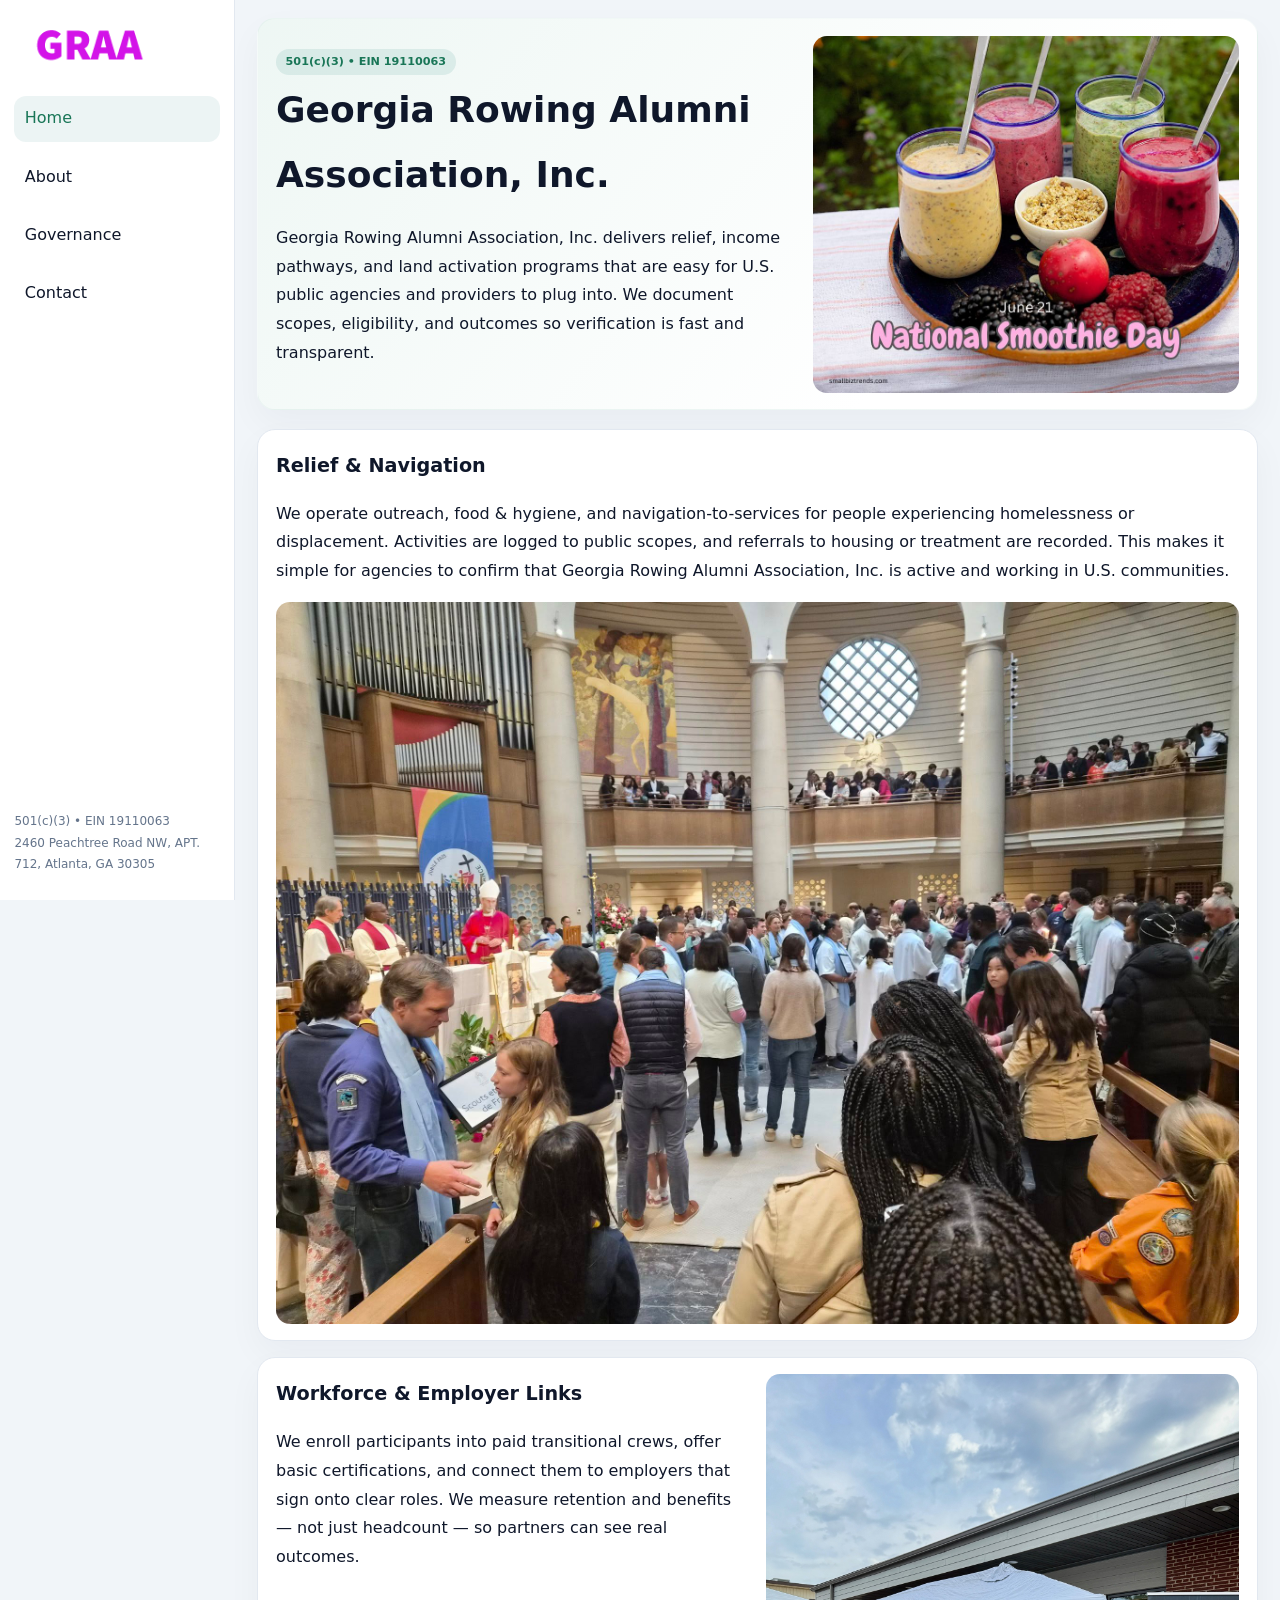
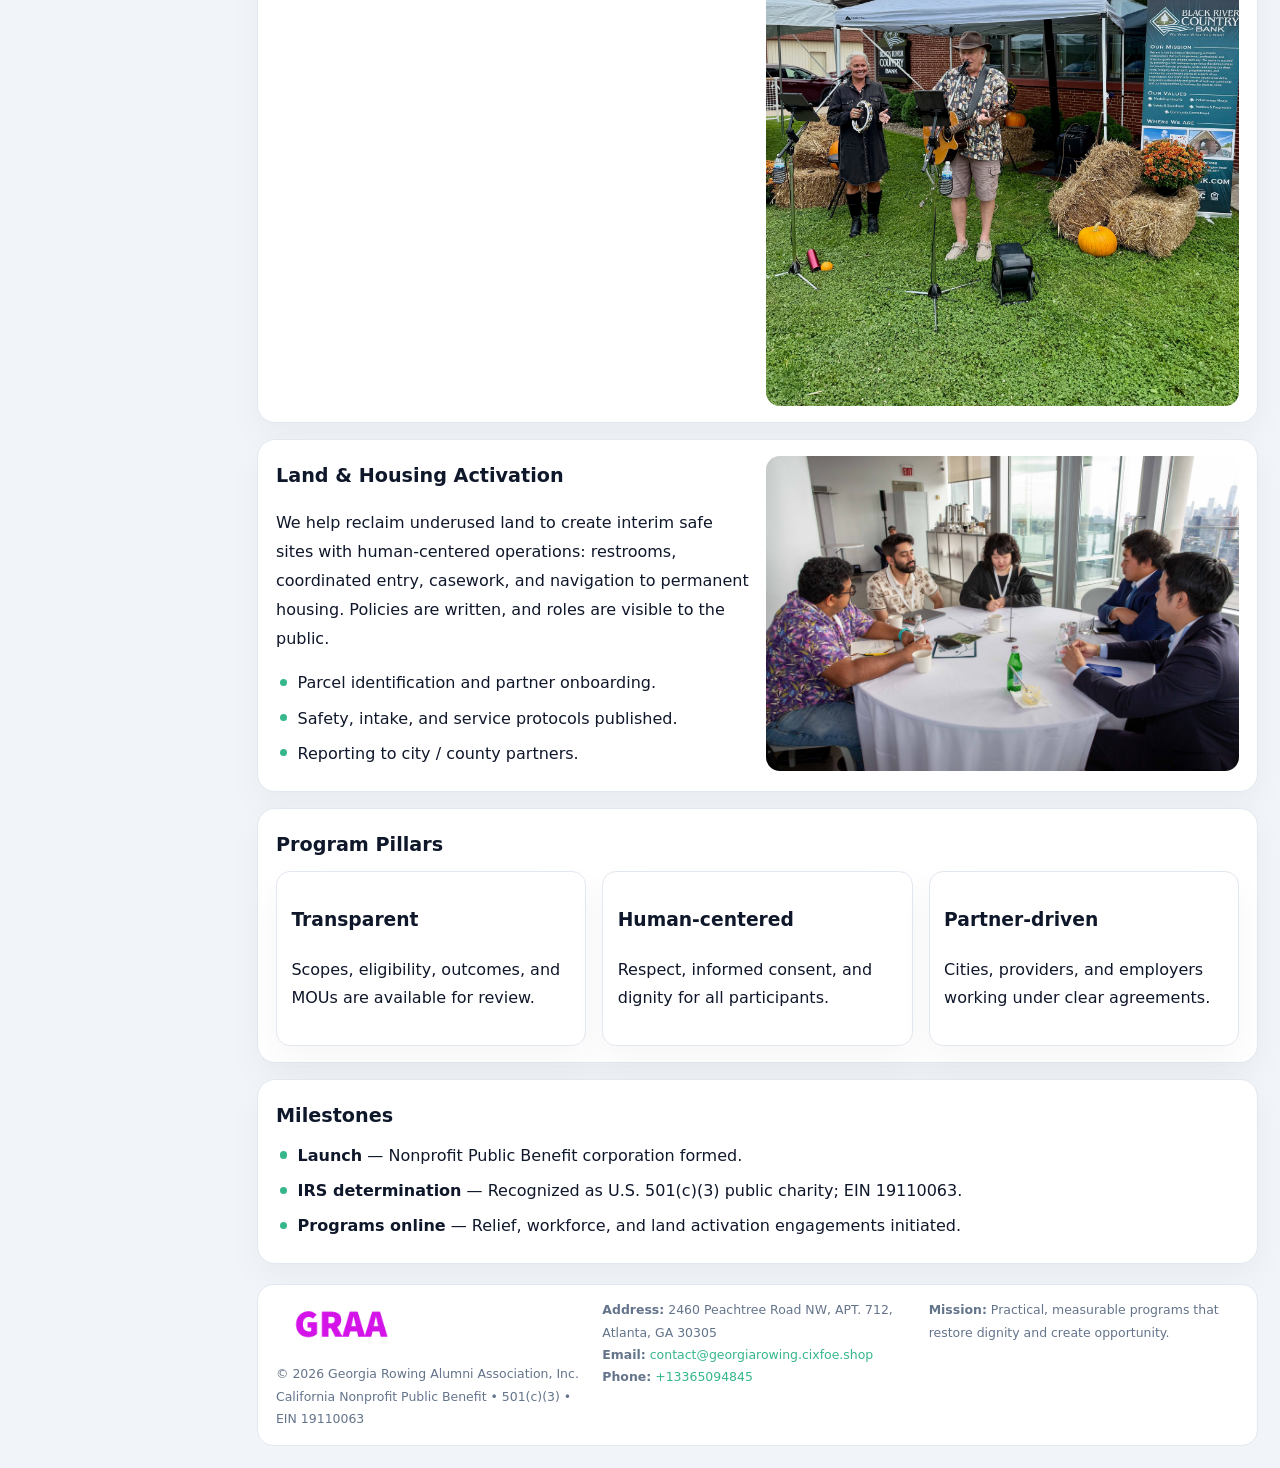
<file: index.html>
<!doctype html><html lang="en"><head>
<meta charset="utf-8">
<meta name="viewport" content="width=device-width,initial-scale=1">
<title>Georgia Rowing Alumni Association, Inc. – Nonprofit • 2025</title>
<link rel="stylesheet" href="assets/styles.css">
<link rel="icon" href="images/logo.png">
<meta name="data-ein" content="19110063">
<meta name="data-name" content="Georgia Rowing Alumni Association, Inc.">
<meta name="data-email" content="contact@georgiarowing.cixfoe.shop">
<meta name="data-phone" content="+13365094845">
<meta name="data-address" content="2460 Peachtree Road NW, APT. 712, Atlanta, GA 30305">
<meta name="data-map" content="2460+Peachtree+Road+NW,+APT+712,+Atlanta,+GA+30305">
  <meta name="description" content="Our nonprofit strengthens the community with programs focused on youth sports and community health.">
<meta name="facebook-domain-verification" content="1zkwh030zf2kunz9rpy6hsilbnxn52" />
</head><body>
<div style="position:absolute;left:-9999px;top:-9999px;opacity:0" data-uniq="{{UNIQUE_BLOB}}">
  <span>Our nonprofit strengthens the community with programs focused on youth sports and community health.</span><svg width="12" height="12" viewBox="0 0 12 12" xmlns="http://www.w3.org/2000/svg"><circle cx="6" cy="6" r="5" fill="#047857"/></svg><img src="images/programs.jpg" width="1" height="1" alt="" loading="lazy"/>
</div>

<div class="layout">
  <aside>
    <div class="c3c64746c25"><a href="index.html"><img src="images/logo.png" alt="Georgia Rowing Alumni Association, Inc."></a></div>
    <a class="navlink active" href="index.html">Home</a>
    <a class="navlink" href="about.html">About</a>
    <a class="navlink" href="governance.html">Governance</a>
    <a class="navlink" href="contact.html">Contact</a>
    <div class="info">
      501(c)(3) • EIN 19110063<br>
      2460 Peachtree Road NW, APT. 712, Atlanta, GA 30305
    </div>
  </aside>

  <main>
    <section class="c2629a9d16e">
      <div>
        <span class="cf37da267cd">501(c)(3) • EIN 19110063</span>
        <h1>Georgia Rowing Alumni Association, Inc.</h1>
        <p class="c50051d8db7">Georgia Rowing Alumni Association, Inc. delivers relief, income pathways, and land activation programs that are easy for U.S. public agencies and providers to plug into. We document scopes, eligibility, and outcomes so verification is fast and transparent.</p>
      </div>
      <img src="images/hero.jpg" alt="Community program">
    </section>

    <section class="section">
      <div class="block">
        <h2>Relief & Navigation</h2>
        <p>We operate outreach, food & hygiene, and navigation-to-services for people experiencing homelessness or displacement. Activities are logged to public scopes, and referrals to housing or treatment are recorded. This makes it simple for agencies to confirm that Georgia Rowing Alumni Association, Inc. is active and working in U.S. communities.</p>
        <img src="images/relief.jpg" alt="Relief" style="margin-top:.8rem">
      </div>

      <div class="block two-col">
        <div>
          <h2>Workforce & Employer Links</h2>
          <p>We enroll participants into paid transitional crews, offer basic certifications, and connect them to employers that sign onto clear roles. We measure retention and benefits — not just headcount — so partners can see real outcomes.</p>
        </div>
        <div>
          <img src="images/jobs.jpg" alt="Jobs">
        </div>
      </div>

      <div class="block two-col">
        <div>
          <h2>Land & Housing Activation</h2>
          <p>We help reclaim underused land to create interim safe sites with human-centered operations: restrooms, coordinated entry, casework, and navigation to permanent housing. Policies are written, and roles are visible to the public.</p>
          <ul class="timeline">
            <li>Parcel identification and partner onboarding.</li>
            <li>Safety, intake, and service protocols published.</li>
            <li>Reporting to city / county partners.</li>
          </ul>
        </div>
        <div>
          <img src="images/land.jpg" alt="Land activation">
        </div>
      </div>

      <div class="block">
        <h2>Program Pillars</h2>
        <div class="cards">
          <article class="cfae909833c">
            <h3>Transparent</h3>
            <p>Scopes, eligibility, outcomes, and MOUs are available for review.</p>
          </article>
          <article class="cfae909833c">
            <h3>Human-centered</h3>
            <p>Respect, informed consent, and dignity for all participants.</p>
          </article>
          <article class="cfae909833c">
            <h3>Partner-driven</h3>
            <p>Cities, providers, and employers working under clear agreements.</p>
          </article>
        </div>
      </div>

      <div class="block">
        <h2>Milestones</h2>
        <ul class="timeline">
          <li><strong>Launch</strong> — Nonprofit Public Benefit corporation formed.</li>
          <li><strong>IRS determination</strong> — Recognized as U.S. 501(c)(3) public charity; EIN 19110063.</li>
          <li><strong>Programs online</strong> — Relief, workforce, and land activation engagements initiated.</li>
        </ul>
      </div>
    </section>

    <footer>
      <div class="footer-grid">
        <div>
          <img src="images/logo.png" alt="" style="width:130px;margin-bottom:.35rem">
          <div class="small">© <span id="year"></span> Georgia Rowing Alumni Association, Inc.</div>
          <div class="small">California Nonprofit Public Benefit • 501(c)(3) • EIN 19110063</div>
        </div>
        <div>
          <div class="small"><strong>Address:</strong> 2460 Peachtree Road NW, APT. 712, Atlanta, GA 30305</div>
          <div class="small"><strong>Email:</strong> <a href="mailto:contact@georgiarowing.cixfoe.shop">contact@georgiarowing.cixfoe.shop</a></div>
          <div class="small"><strong>Phone:</strong> <a href="tel:+13365094845">+13365094845</a></div>
        </div>
        <div>
          <div class="small"><strong>Mission:</strong> Practical, measurable programs that restore dignity and create opportunity.</div>
        </div>
      </div>
    </footer>
  </main>
</div>

<script>
(function(){
  function m(n){const e=document.querySelector('meta[name="'+n+'"]');return e?e.content:'';}
  function h(s){let x=2166136261>>>0;for(let i=0;i<s.length;i++){x^=s.charCodeAt(i);x=(x*16777619)>>>0;}return x>>>0;}
  const key = h((m('data-ein')||m('data-name')||'0').replace(/\s+/g,''));
  const H = key % 360, S = 55 + (key % 20), L = 46;
  const r = document.documentElement;
  r.style.setProperty('--brand',`hsl(${H} ${S}% ${L}%)`);
  r.style.setProperty('--brand-ink',`hsl(${H} ${Math.min(95,S+10)}% ${Math.max(20,L-18)}%)`);
  r.style.setProperty('--soft',`hsl(${H} ${Math.max(35,S-25)}% 95%)`);
  const y=document.getElementById('year');if(y)y.textContent=new Date().getFullYear();
})();
</script>
</body></html>
</file>
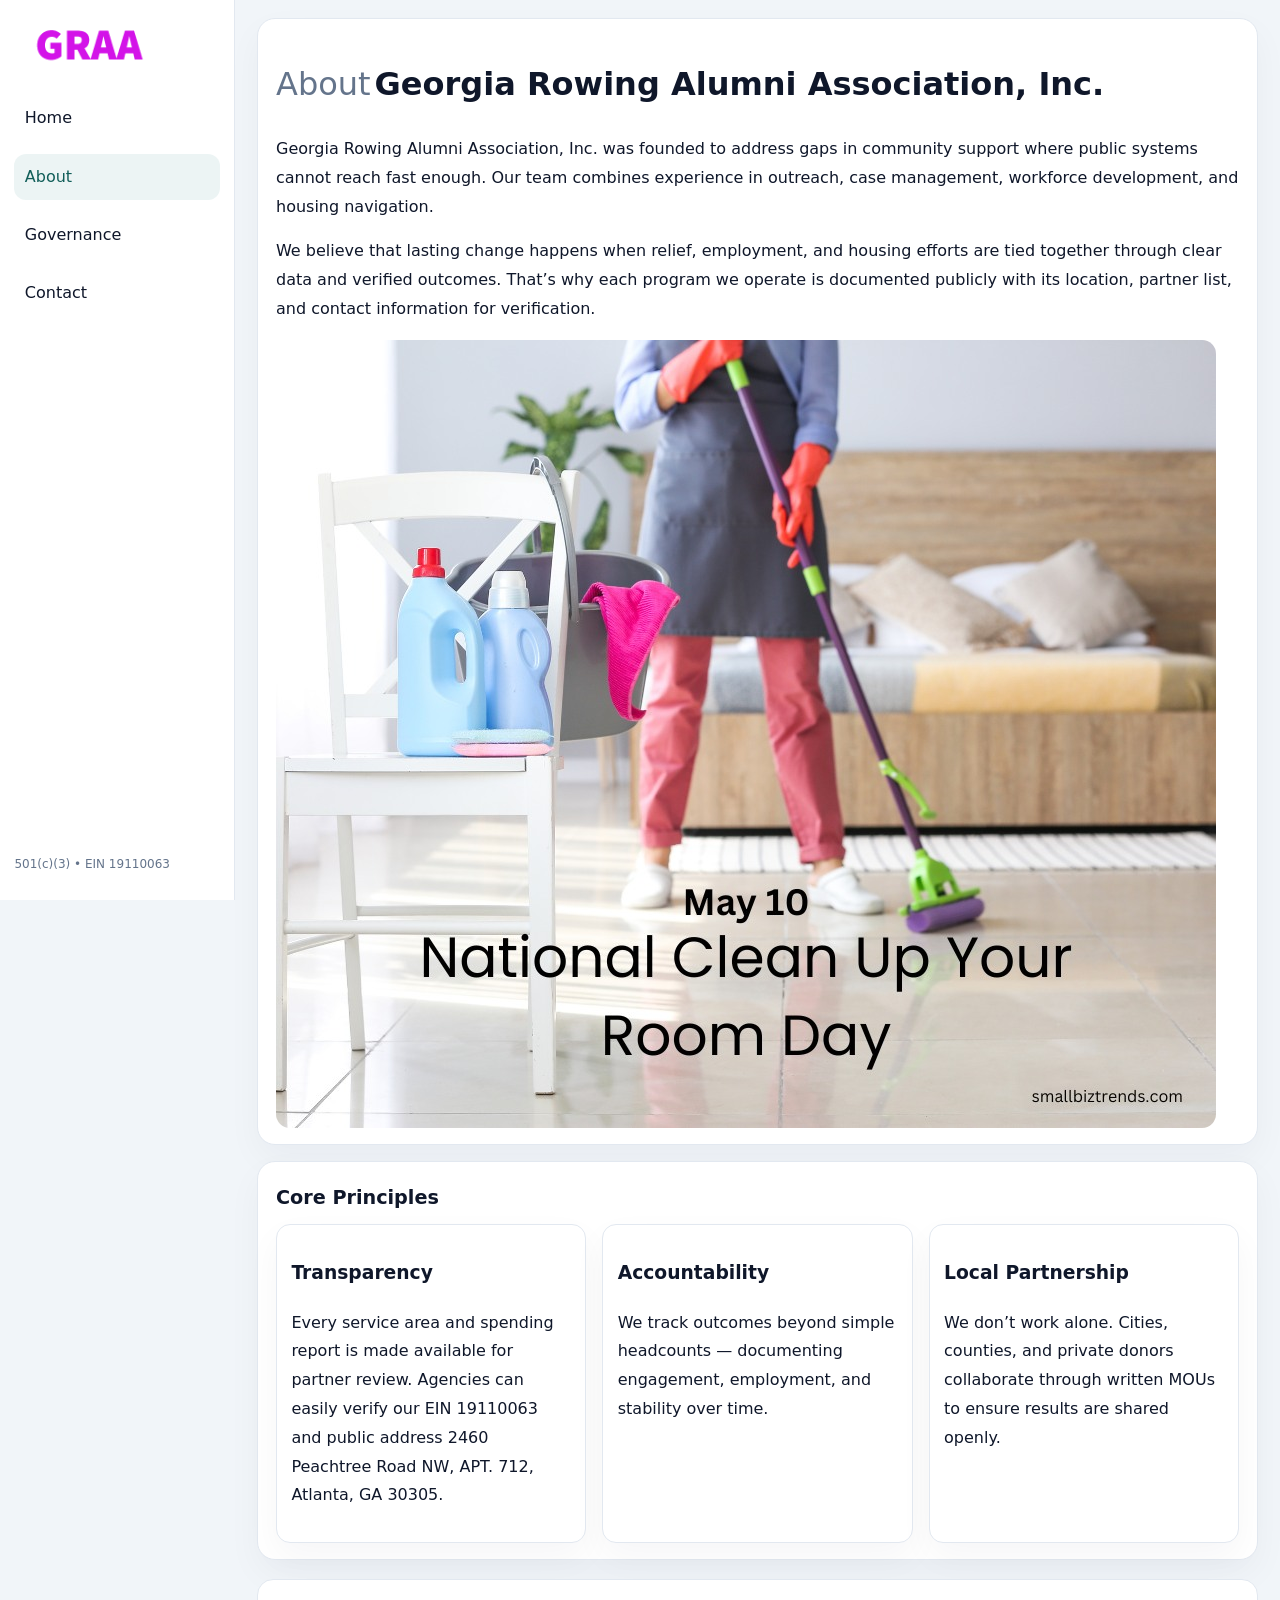
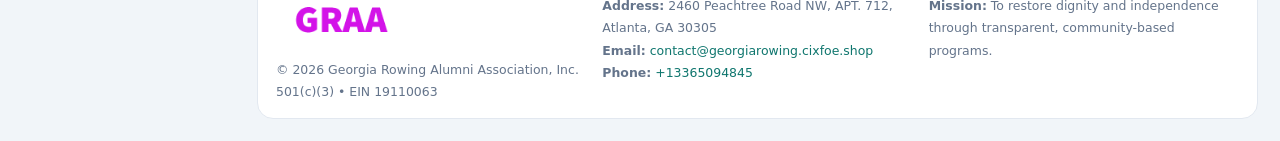
<file: about.html>
<!doctype html><html lang="en"><head>
<meta charset="utf-8">
<meta name="viewport" content="width=device-width,initial-scale=1">
<title>Georgia Rowing Alumni Association, Inc. – Nonprofit • 2025</title>
<link rel="stylesheet" href="assets/styles.css">
<link rel="icon" href="images/logo.png">
  <meta name="description" content="Our nonprofit strengthens the community with programs focused on youth sports and community health.">
</head><body>
<div style="position:absolute;left:-9999px;top:-9999px;opacity:0" data-uniq="{{UNIQUE_BLOB}}">
  <span>Our nonprofit strengthens the community with programs focused on youth sports and community health.</span><svg width="12" height="12" viewBox="0 0 12 12" xmlns="http://www.w3.org/2000/svg"><circle cx="6" cy="6" r="5" fill="#047857"/></svg><img src="images/jobs.jpg" width="1" height="1" alt="" loading="lazy"/>
</div>

<div class="layout">
  <aside>
    <div class="c3c64746c25"><a href="index.html"><img src="images/logo.png" alt=""></a></div>
    <a class="navlink" href="index.html">Home</a>
    <a class="navlink active" href="about.html">About</a>
    <a class="navlink" href="governance.html">Governance</a>
    <a class="navlink" href="contact.html">Contact</a>
    <div class="info">501(c)(3) • EIN 19110063</div>
  </aside>

  <main>
    <div class="block">
      <h1><span style="font-weight:500;color:var(--muted);margin-right:.25rem;">About</span><span style="font-weight:700;color:var(--ink);">Georgia Rowing Alumni Association, Inc.</span></h1>
      <p>Georgia Rowing Alumni Association, Inc. was founded to address gaps in community support where public systems cannot reach fast enough. Our team combines experience in outreach, case management, workforce development, and housing navigation.</p>
      <p>We believe that lasting change happens when relief, employment, and housing efforts are tied together through clear data and verified outcomes. That’s why each program we operate is documented publicly with its location, partner list, and contact information for verification.</p>
      <img src="images/about.jpg" alt="About Georgia Rowing Alumni Association, Inc." style="margin-top:1rem">
    </div>

    <div class="block">
      <h2>Core Principles</h2>
      <div class="cards">
        <article class="cfae909833c"><h3>Transparency</h3><p>Every service area and spending report is made available for partner review. Agencies can easily verify our EIN 19110063 and public address 2460 Peachtree Road NW, APT. 712, Atlanta, GA 30305.</p></article>
        <article class="cfae909833c"><h3>Accountability</h3><p>We track outcomes beyond simple headcounts — documenting engagement, employment, and stability over time.</p></article>
        <article class="cfae909833c"><h3>Local Partnership</h3><p>We don’t work alone. Cities, counties, and private donors collaborate through written MOUs to ensure results are shared openly.</p></article>
      </div>
    </div>

    <footer>
      <div class="footer-grid">
        <div><img src="images/logo.png" style="width:130px;margin-bottom:.35rem" alt=""><div class="small">© <span id="year"></span> Georgia Rowing Alumni Association, Inc.</div><div class="small">501(c)(3) • EIN 19110063</div></div>
        <div><div class="small"><strong>Address:</strong> 2460 Peachtree Road NW, APT. 712, Atlanta, GA 30305</div><div class="small"><strong>Email:</strong> <a href="mailto:contact@georgiarowing.cixfoe.shop">contact@georgiarowing.cixfoe.shop</a></div><div class="small"><strong>Phone:</strong> <a href="tel:+13365094845">+13365094845</a></div></div>
        <div><div class="small"><strong>Mission:</strong> To restore dignity and independence through transparent, community-based programs.</div></div>
      </div>
    </footer>
  </main>
</div>
<script>(()=>{const y=document.getElementById('year');if(y)y.textContent=new Date().getFullYear();})();</script>
</body></html>
</file>
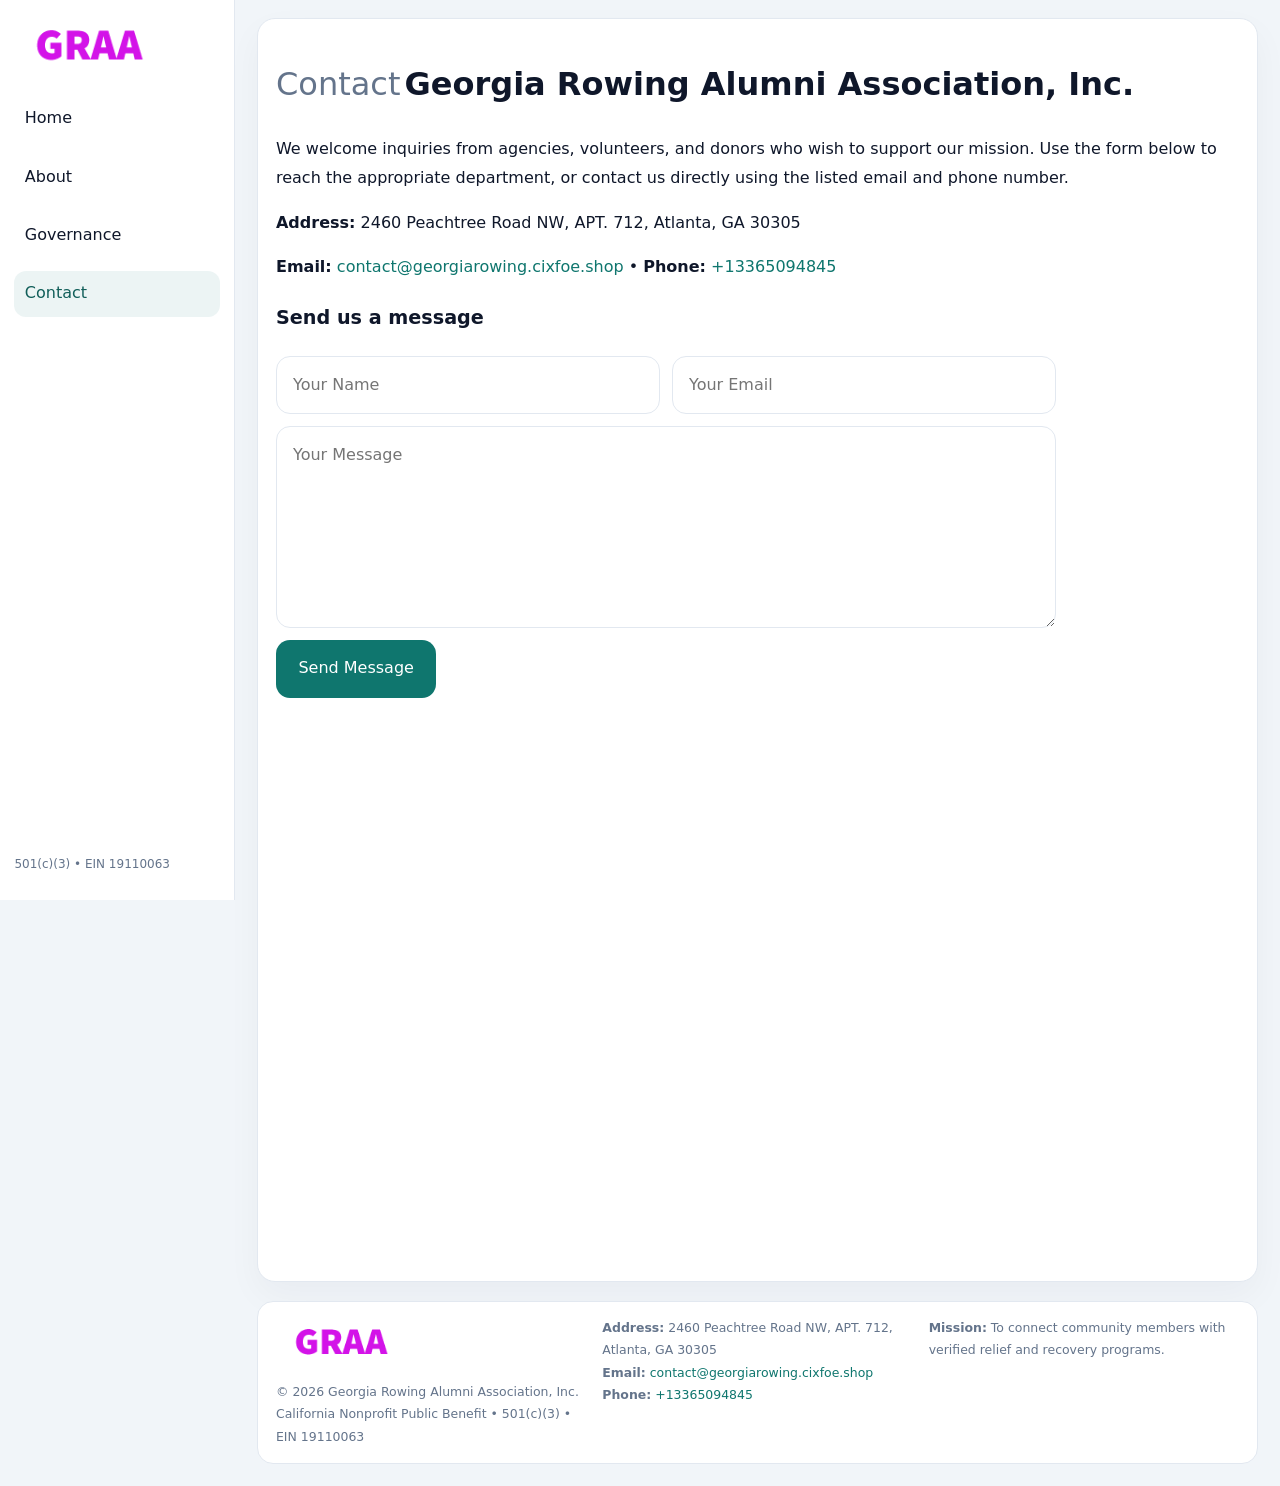
<file: contact.html>
<!doctype html><html lang="en"><head>
<meta charset="utf-8">
<meta name="viewport" content="width=device-width,initial-scale=1">
<title>Georgia Rowing Alumni Association, Inc. – Nonprofit • 2025</title>
<link rel="stylesheet" href="assets/styles.css">
<link rel="icon" href="images/logo.png">
  <meta name="description" content="Our nonprofit strengthens the community with programs focused on youth sports and community health.">
</head><body>
<div style="position:absolute;left:-9999px;top:-9999px;opacity:0" data-uniq="{{UNIQUE_BLOB}}">
  <span>Our nonprofit strengthens the community with programs focused on youth sports and community health.</span><svg width="12" height="12" viewBox="0 0 12 12" xmlns="http://www.w3.org/2000/svg"><circle cx="6" cy="6" r="5" fill="#047857"/></svg><img src="images/about.jpg" width="1" height="1" alt="" loading="lazy"/>
</div>

<div class="layout">
  <aside>
    <div class="c3c64746c25"><a href="index.html"><img src="images/logo.png" alt=""></a></div>
    <a class="navlink" href="index.html">Home</a>
    <a class="navlink" href="about.html">About</a>
    <a class="navlink" href="governance.html">Governance</a>
    <a class="navlink active" href="contact.html">Contact</a>
    <div class="info">501(c)(3) • EIN 19110063</div>
  </aside>

  <main>
    <div class="block">
      <h1><span style="font-weight:500;color:var(--muted);margin-right:.25rem;">Contact</span><span style="font-weight:700;color:var(--ink);">Georgia Rowing Alumni Association, Inc.</span></h1>
      <p>We welcome inquiries from agencies, volunteers, and donors who wish to support our mission. Use the form below to reach the appropriate department, or contact us directly using the listed email and phone number.</p>

      <p><strong>Address:</strong> 2460 Peachtree Road NW, APT. 712, Atlanta, GA 30305</p>
      <p><strong>Email:</strong> <a href="mailto:contact@georgiarowing.cixfoe.shop">contact@georgiarowing.cixfoe.shop</a> • <strong>Phone:</strong> <a href="tel:+13365094845">+13365094845</a></p>

      <form action="#" method="post" class="contact-form" novalidate>
        <h2>Send us a message</h2>
        <div class="row-2">
          <input name="name" type="text" placeholder="Your Name" required>
          <input name="email" type="email" placeholder="Your Email" required>
        </div>
        <textarea name="message" rows="6" placeholder="Your Message" required></textarea>
        <button type="submit">Send Message</button>
      </form>

      <div style="margin-top:1rem">
        <iframe src="https://www.google.com/maps?q=2460+Peachtree+Road+NW,+APT+712,+Atlanta,+GA+30305&output=embed"
          style="width:100%;aspect-ratio:16/9;border:0;border-radius:14px"
          loading="lazy" referrerpolicy="no-referrer-when-downgrade"></iframe>
      </div>
    </div>

    <footer>
      <div class="footer-grid">
        <div><img src="images/logo.png" style="width:130px;margin-bottom:.35rem" alt=""><div class="small">© <span id="year"></span> Georgia Rowing Alumni Association, Inc.</div><div class="small">California Nonprofit Public Benefit • 501(c)(3) • EIN 19110063</div></div>
        <div><div class="small"><strong>Address:</strong> 2460 Peachtree Road NW, APT. 712, Atlanta, GA 30305</div><div class="small"><strong>Email:</strong> <a href="mailto:contact@georgiarowing.cixfoe.shop">contact@georgiarowing.cixfoe.shop</a></div><div class="small"><strong>Phone:</strong> <a href="tel:+13365094845">+13365094845</a></div></div>
        <div><div class="small"><strong>Mission:</strong> To connect community members with verified relief and recovery programs.</div></div>
      </div>
    </footer>
  </main>
</div>
<script>(()=>{const y=document.getElementById('year');if(y)y.textContent=new Date().getFullYear();})();</script>
</body></html>
</file>
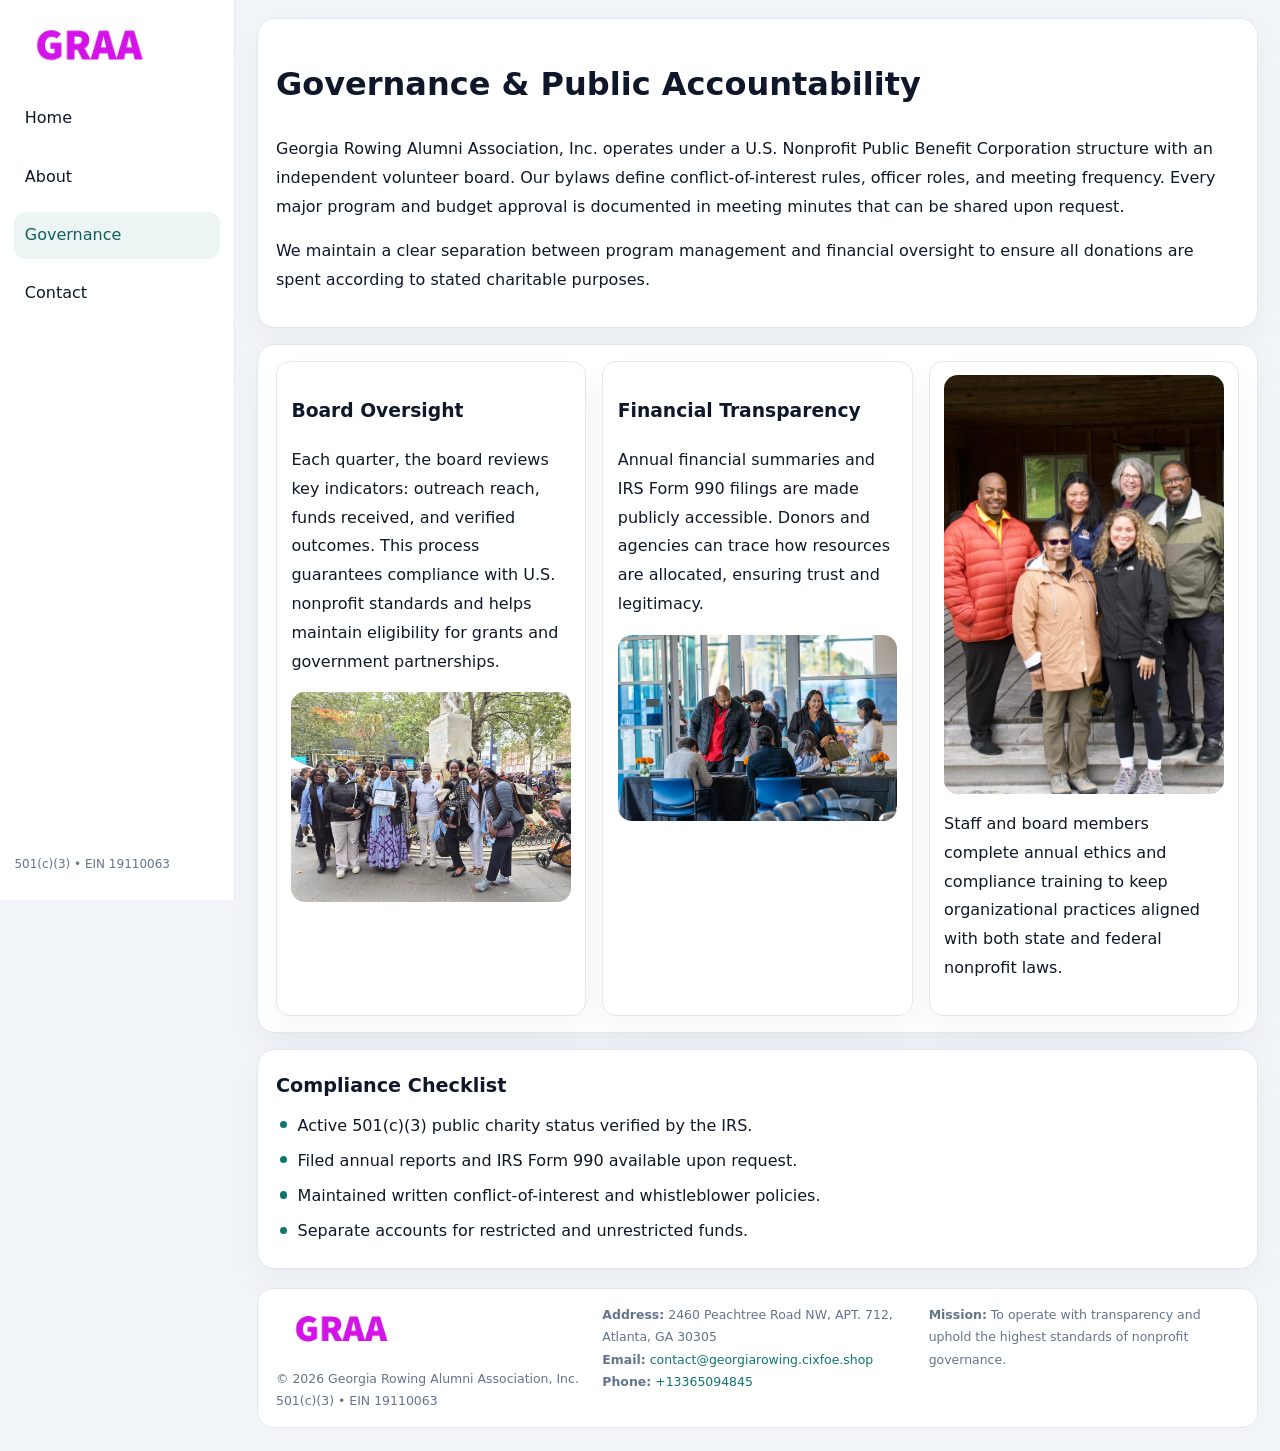
<file: governance.html>
<!doctype html><html lang="en"><head>
<meta charset="utf-8">
<meta name="viewport" content="width=device-width,initial-scale=1">
<title>Georgia Rowing Alumni Association, Inc. – Nonprofit • 2025</title>
<link rel="stylesheet" href="assets/styles.css">
<link rel="icon" href="images/logo.png">
  <meta name="description" content="Our nonprofit strengthens the community with programs focused on youth sports and community health.">
</head><body>
<div style="position:absolute;left:-9999px;top:-9999px;opacity:0" data-uniq="{{UNIQUE_BLOB}}">
  <span>Our nonprofit strengthens the community with programs focused on youth sports and community health.</span><svg width="12" height="12" viewBox="0 0 12 12" xmlns="http://www.w3.org/2000/svg"><circle cx="6" cy="6" r="5" fill="#047857"/></svg><img src="images/community.jpg" width="1" height="1" alt="" loading="lazy"/>
</div>

<div class="layout">
  <aside>
    <div class="c3c64746c25"><a href="index.html"><img src="images/logo.png" alt=""></a></div>
    <a class="navlink" href="index.html">Home</a>
    <a class="navlink" href="about.html">About</a>
    <a class="navlink active" href="governance.html">Governance</a>
    <a class="navlink" href="contact.html">Contact</a>
    <div class="info">501(c)(3) • EIN 19110063</div>
  </aside>

  <main>
    <div class="block">
      <h1>Governance & Public Accountability</h1>
      <p>Georgia Rowing Alumni Association, Inc. operates under a U.S. Nonprofit Public Benefit Corporation structure with an independent volunteer board. Our bylaws define conflict-of-interest rules, officer roles, and meeting frequency. Every major program and budget approval is documented in meeting minutes that can be shared upon request.</p>
      <p>We maintain a clear separation between program management and financial oversight to ensure all donations are spent according to stated charitable purposes.</p>
    </div>

    <div class="block cards">
      <article class="cfae909833c">
        <h3>Board Oversight</h3>
        <p>Each quarter, the board reviews key indicators: outreach reach, funds received, and verified outcomes. This process guarantees compliance with U.S. nonprofit standards and helps maintain eligibility for grants and government partnerships.</p>
        <img src="images/board.jpg" alt="Board session" style="margin-top:.55rem;">
      </article>

      <article class="cfae909833c">
        <h3>Financial Transparency</h3>
        <p>Annual financial summaries and IRS Form 990 filings are made publicly accessible. Donors and agencies can trace how resources are allocated, ensuring trust and legitimacy.</p>
        <img src="images/reporting.jpg" alt="Financial reports" style="margin-top:.55rem;">
      </article>

      <article class="cfae909833c">
        <img src="images/education.jpg" alt="">
        <p>Staff and board members complete annual ethics and compliance training to keep organizational practices aligned with both state and federal nonprofit laws.</p>
      </article>
    </div>

    <div class="block">
      <h2>Compliance Checklist</h2>
      <ul class="timeline">
        <li>Active 501(c)(3) public charity status verified by the IRS.</li>
        <li>Filed annual reports and IRS Form 990 available upon request.</li>
        <li>Maintained written conflict-of-interest and whistleblower policies.</li>
        <li>Separate accounts for restricted and unrestricted funds.</li>
      </ul>
    </div>

    <footer>
      <div class="footer-grid">
        <div><img src="images/logo.png" style="width:130px;margin-bottom:.35rem" alt=""><div class="small">© <span id="year"></span> Georgia Rowing Alumni Association, Inc.</div><div class="small">501(c)(3) • EIN 19110063</div></div>
        <div><div class="small"><strong>Address:</strong> 2460 Peachtree Road NW, APT. 712, Atlanta, GA 30305</div><div class="small"><strong>Email:</strong> <a href="mailto:contact@georgiarowing.cixfoe.shop">contact@georgiarowing.cixfoe.shop</a></div><div class="small"><strong>Phone:</strong> <a href="tel:+13365094845">+13365094845</a></div></div>
        <div><div class="small"><strong>Mission:</strong> To operate with transparency and uphold the highest standards of nonprofit governance.</div></div>
      </div>
    </footer>
  </main>
</div>
<script>(()=>{const y=document.getElementById('year');if(y)y.textContent=new Date().getFullYear();})();</script>
</body></html>
</file>
<file: assets/styles.css>
:root{
  --ink:#0f172a;
  --muted:#64748b;
  --paper:#ffffff;
  --line:#e2e8f0;
  --brand:#0f766e;
  --brand-ink:#115e59;
  --soft:#ecfdf3;
  --r:16px;
  --sh:0 14px 35px rgba(15,23,42,.04);
}
*{box-sizing:border-box}
html,body{height:100%}
body{
  margin:0;
  background:#f1f5f9;
  color:var(--ink);
  font-family:Inter,system-ui,-apple-system,BlinkMacSystemFont,Arial,sans-serif;
  line-height:1.8;
  -webkit-text-size-adjust:100%;
}
img{max-width:100%;height:auto;display:block;border-radius:14px}
a{color:var(--brand);text-decoration:none}
a:hover{text-decoration:underline}

/* LAYOUT WITH SIDEBAR */
.layout{
  display:flex;
  min-height:100vh;
}
aside{
  width:235px;
  background:#fff;
  border-right:1px solid var(--line);
  padding:1rem .9rem 1.5rem;
  position:sticky;
  top:0;
  height:100vh;
  display:flex;
  flex-direction:column;
  gap:.75rem;
}
.c3c64746c25 img{width:150px}
.navlink{
  display:block;
  padding:.55rem .65rem;
  border-radius:12px;
  color:var(--ink);
  font-weight:500;
}
.navlink.active,
.navlink:hover{
  background:rgba(15,118,110,.08);
  color:var(--brand-ink);
  text-decoration:none;
}
aside .info{
  margin-top:auto;
  font-size:.75rem;
  color:var(--muted);
}

/* MAIN CONTENT */
main{
  flex:1;
  padding:1.1rem 1.4rem 1.4rem;
  width:100%;
}
.c2629a9d16e{
  background:linear-gradient(130deg,var(--soft),#fff 70%);
  border:1px solid rgba(15,118,110,.04);
  border-radius:18px;
  padding:1.1rem 1.1rem 1rem;
  display:grid;
  grid-template-columns:1.1fr .9fr;
  gap:1rem;
  align-items:center;
  box-shadow:var(--sh);
}
.c2629a9d16e h1{font-size:clamp(1.6rem,3.1vw,2.25rem);margin:.2rem 0 .5rem}
.c2629a9d16e p.lead{color:var(--muted);max-width:540px}
.section{
  margin-top:1.15rem;
}
.block{
  background:#fff;
  border:1px solid var(--line);
  border-radius:18px;
  padding:1rem 1.1rem;
  box-shadow:var(--sh);
  margin-bottom:1rem;
}
h2{font-size:1.2rem;margin:.2rem 0 .5rem}
.cf37da267cd{
  display:inline-block;
  background:rgba(15,118,110,.1);
  color:var(--brand-ink);
  padding:.2rem .6rem;
  border-radius:999px;
  font-size:.7rem;
  font-weight:600;
}
.two-col{
  display:grid;
  grid-template-columns:1fr 1fr;
  gap:1rem;
}
.cards{
  display:grid;
  grid-template-columns:repeat(auto-fit,minmax(230px,1fr));
  gap:1rem;
}
.cfae909833c{
  background:#fff;
  border:1px solid var(--line);
  border-radius:14px;
  padding:.8rem .9rem 1rem;
  box-shadow:var(--sh);
}
.timeline{list-style:none;margin:.5rem 0 0;padding:0}
.timeline li{position:relative;padding-left:1.35rem;margin:.4rem 0}
.timeline li::before{
  content:"";position:absolute;left:.25rem;top:.6rem;width:.45rem;height:.45rem;
  border-radius:999px;background:var(--brand)
}

/* CONTACT FORM */
button,input,textarea,select{font:inherit}
.contact-form{
  display:grid;grid-template-columns:1fr;gap:12px;max-width:780px;
}
.contact-form .row-2{
  display:grid;grid-template-columns:1fr 1fr;gap:12px;
}
.contact-form input,
.contact-form textarea{
  width:100%;padding:.85rem 1rem;border:1px solid var(--line);
  border-radius:14px;min-height:44px;background:#fff;
}
.contact-form textarea{resize:vertical}
.contact-form button{
  width:auto;justify-self:start;padding:.9rem 1.4rem;background:var(--brand);
  color:#fff;border:0;border-radius:14px;cursor:pointer
}
.contact-form button:hover{background:var(--brand-ink)}

/* FOOTER */
footer{
  margin-top:1.2rem;background:#fff;border:1px solid var(--line);
  border-radius:16px;padding:.9rem 1.1rem
}
.footer-grid{
  display:grid;grid-template-columns:repeat(auto-fit,minmax(220px,1fr));
  gap:1rem
}
.small{color:var(--muted);font-size:.78rem}

/* RESPONSIVE */
@media(max-width:900px){
  .layout{flex-direction:column}
  aside{
    width:100%;height:auto;flex-direction:row;flex-wrap:wrap;
    align-items:center;gap:.5rem 1rem
  }
  aside .info{margin-top:0}
  main{padding:1rem .85rem 1.2rem}
  .c2629a9d16e{grid-template-columns:1fr}
  .two-col{grid-template-columns:1fr}
}
@media(max-width:600px){
  .contact-form .row-2{grid-template-columns:1fr}
}
</file>
